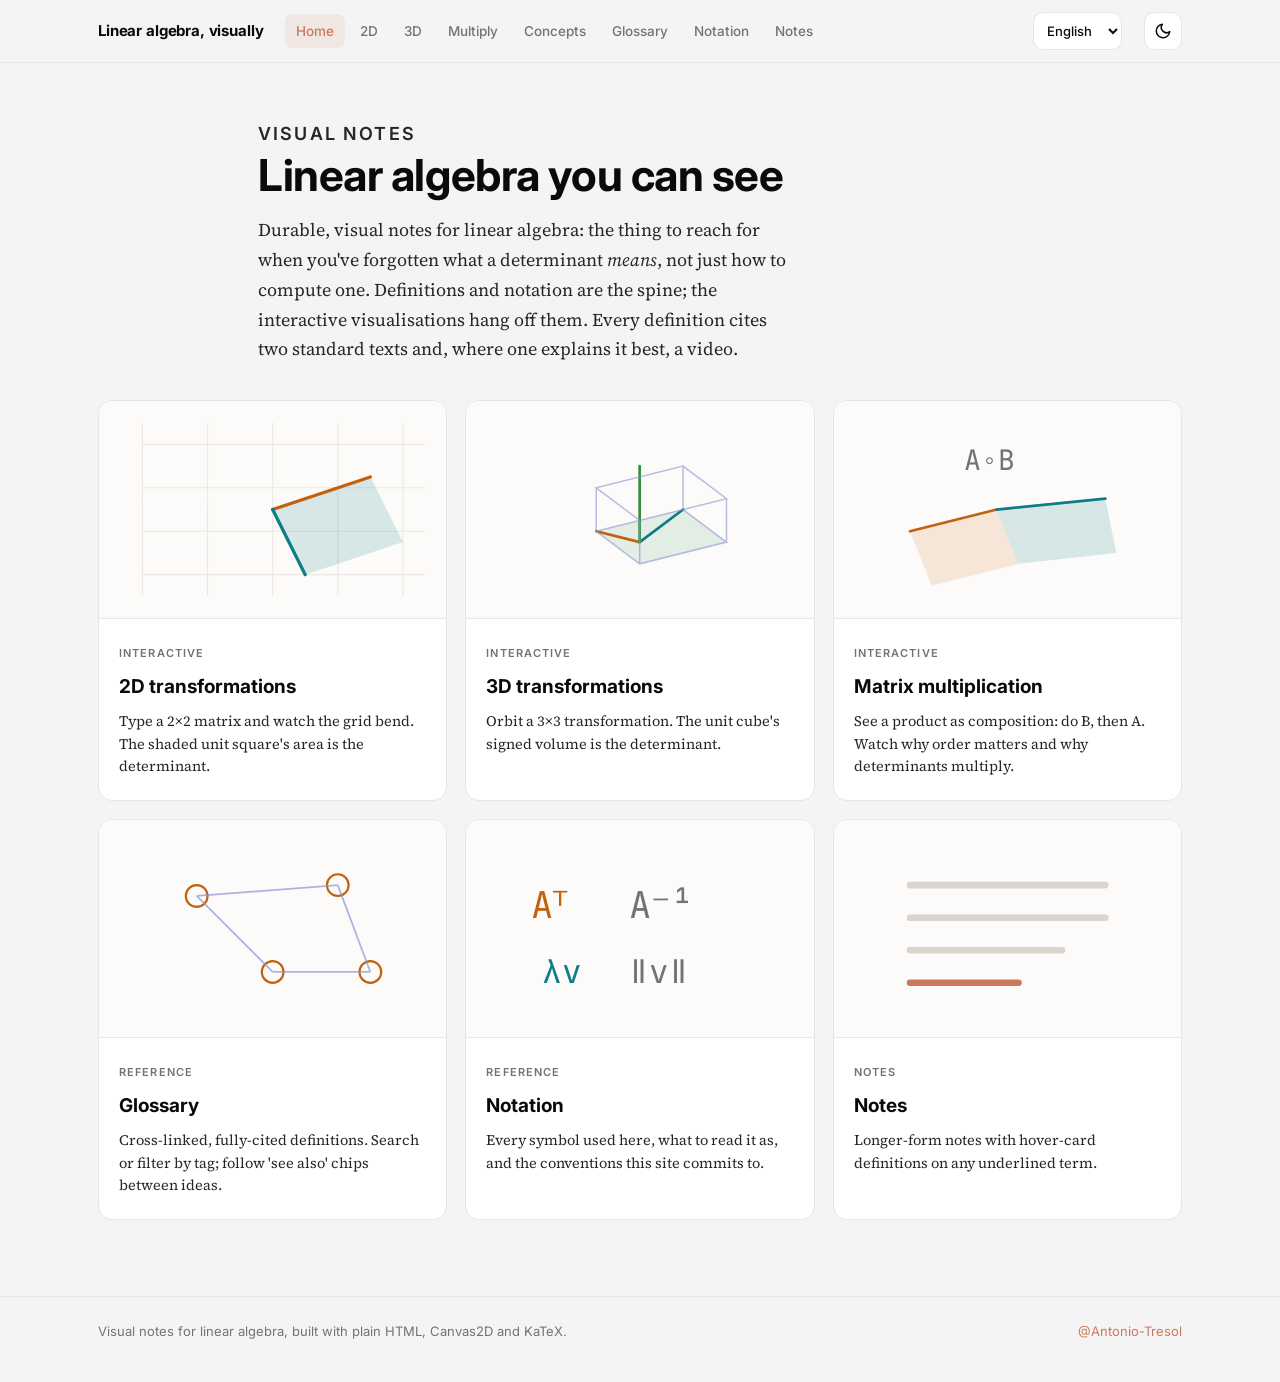
<file: index.html>
<!DOCTYPE html>
<html lang="en">
<head>
<meta charset="UTF-8">
<meta name="viewport" content="width=device-width, initial-scale=1.0">
<title>Linear algebra, visually</title>

<link rel="preconnect" href="https://fonts.googleapis.com">
<link rel="preconnect" href="https://fonts.gstatic.com" crossorigin>
<link href="https://fonts.googleapis.com/css2?family=Inter:wght@400;500;600;700&family=Source+Serif+4:opsz,wght@8..60,400;8..60,600&family=JetBrains+Mono:wght@400;500;600&display=swap" rel="stylesheet">
<link rel="stylesheet" href="assets/shared.css?v=20260629j">

<script src="assets/shared.js?v=20260629j"></script>
</head>
<body data-page="home">

<header data-nav></header>

<div class="hero">
  <p class="eyebrow" data-i18n="home.eyebrow">Visual notes</p>
  <h1 data-i18n="home.title">Linear algebra you can see</h1>
  <p data-i18n-html="home.lede">Durable, visual notes for linear algebra.</p>
</div>

<main class="hub">
  <a class="hub-card" href="2d.html">
    <div class="hub-card__art">
      <svg viewBox="0 0 320 200" xmlns="http://www.w3.org/2000/svg" aria-hidden="true">
        <g stroke="var(--grid-orig)" stroke-width="1">
          <path d="M40 20V180M100 20V180M160 20V180M220 20V180M280 20V180M40 40H300M40 80H300M40 120H300M40 160H300" opacity="0.5"/>
        </g>
        <path d="M160 100 L250 70 L280 130 L190 160 Z" fill="var(--vec-j)" opacity="0.16"/>
        <g stroke-width="3" stroke-linecap="round" fill="none">
          <line x1="160" y1="100" x2="250" y2="70" stroke="var(--vec-i)"/>
          <line x1="160" y1="100" x2="190" y2="160" stroke="var(--vec-j)"/>
        </g>
      </svg>
    </div>
    <div class="hub-card__body">
      <span class="hub-card__kicker" data-i18n="home.2d.kicker">Interactive</span>
      <div class="hub-card__title" data-i18n="home.2d.title">2D transformations</div>
      <p class="hub-card__desc" data-i18n="home.2d.desc"></p>
    </div>
  </a>

  <a class="hub-card" href="3d.html">
    <div class="hub-card__art">
      <svg viewBox="0 0 320 200" xmlns="http://www.w3.org/2000/svg" aria-hidden="true">
        <g fill="var(--vec-k)" opacity="0.12">
          <path d="M120 120 L200 100 L240 130 L160 150 Z"/>
        </g>
        <g stroke-width="2.5" stroke-linecap="round" fill="none">
          <line x1="160" y1="130" x2="120" y2="120" stroke="var(--vec-i)"/>
          <line x1="160" y1="130" x2="200" y2="100" stroke="var(--vec-j)"/>
          <line x1="160" y1="130" x2="160" y2="60" stroke="var(--vec-k)"/>
        </g>
        <g stroke="var(--grid-moved)" stroke-width="1.4" opacity="0.6" fill="none">
          <path d="M120 120 L200 100 L240 130 L160 150 Z M120 120 L120 80 M200 100 L200 60 M240 130 L240 90 M160 150 L160 110 M120 80 L200 60 L240 90 L160 110 Z"/>
        </g>
      </svg>
    </div>
    <div class="hub-card__body">
      <span class="hub-card__kicker" data-i18n="home.3d.kicker">Interactive</span>
      <div class="hub-card__title" data-i18n="home.3d.title">3D transformations</div>
      <p class="hub-card__desc" data-i18n="home.3d.desc"></p>
    </div>
  </a>

  <a class="hub-card" href="matmul.html">
    <div class="hub-card__art">
      <svg viewBox="0 0 320 200" xmlns="http://www.w3.org/2000/svg" aria-hidden="true">
        <path d="M70 120 L150 100 L170 150 L90 170 Z" fill="var(--vec-i)" opacity="0.14"/>
        <path d="M150 100 L250 90 L260 140 L170 150 Z" fill="var(--vec-j)" opacity="0.16"/>
        <g stroke-width="2.5" stroke-linecap="round" fill="none">
          <path d="M70 120 L150 100" stroke="var(--vec-i)"/>
          <path d="M150 100 L250 90" stroke="var(--vec-j)"/>
        </g>
        <text x="120" y="64" font-family="var(--font-mono)" font-size="26" fill="var(--muted)">A&#8728;B</text>
      </svg>
    </div>
    <div class="hub-card__body">
      <span class="hub-card__kicker" data-i18n="home.matmul.kicker">Interactive</span>
      <div class="hub-card__title" data-i18n="home.matmul.title">Matrix multiplication</div>
      <p class="hub-card__desc" data-i18n="home.matmul.desc"></p>
    </div>
  </a>

  <a class="hub-card" href="glossary.html">
    <div class="hub-card__art">
      <svg viewBox="0 0 320 200" xmlns="http://www.w3.org/2000/svg" aria-hidden="true">
        <g fill="none" stroke="var(--vec-i)" stroke-width="2">
          <circle cx="90" cy="70" r="10"/><circle cx="220" cy="60" r="10"/>
          <circle cx="160" cy="140" r="10"/><circle cx="250" cy="140" r="10"/>
        </g>
        <g stroke="var(--grid-moved)" stroke-width="1.6" opacity="0.7">
          <line x1="90" y1="70" x2="220" y2="60"/><line x1="90" y1="70" x2="160" y2="140"/>
          <line x1="220" y1="60" x2="250" y2="140"/><line x1="160" y1="140" x2="250" y2="140"/>
        </g>
      </svg>
    </div>
    <div class="hub-card__body">
      <span class="hub-card__kicker" data-i18n="home.glossary.kicker">Reference</span>
      <div class="hub-card__title" data-i18n="home.glossary.title">Glossary</div>
      <p class="hub-card__desc" data-i18n="home.glossary.desc"></p>
    </div>
  </a>

  <a class="hub-card" href="notation.html">
    <div class="hub-card__art">
      <svg viewBox="0 0 320 200" xmlns="http://www.w3.org/2000/svg" aria-hidden="true">
        <text x="60" y="90" font-family="var(--font-mono)" font-size="34" fill="var(--vec-i)">A&#7488;</text>
        <text x="150" y="90" font-family="var(--font-mono)" font-size="34" fill="var(--muted)">A&#8315;&#185;</text>
        <text x="70" y="150" font-family="var(--font-mono)" font-size="30" fill="var(--vec-j)">&#955;v</text>
        <text x="150" y="150" font-family="var(--font-mono)" font-size="30" fill="var(--muted)">&#8741;v&#8741;</text>
      </svg>
    </div>
    <div class="hub-card__body">
      <span class="hub-card__kicker" data-i18n="home.notation.kicker">Reference</span>
      <div class="hub-card__title" data-i18n="home.notation.title">Notation</div>
      <p class="hub-card__desc" data-i18n="home.notation.desc"></p>
    </div>
  </a>

  <a class="hub-card" href="notes.html">
    <div class="hub-card__art">
      <svg viewBox="0 0 320 200" xmlns="http://www.w3.org/2000/svg" aria-hidden="true">
        <g stroke="var(--grid-orig)" stroke-width="6" stroke-linecap="round">
          <line x1="70" y1="60" x2="250" y2="60"/><line x1="70" y1="90" x2="250" y2="90"/>
          <line x1="70" y1="120" x2="210" y2="120"/>
        </g>
        <line x1="70" y1="150" x2="170" y2="150" stroke="var(--accent)" stroke-width="6" stroke-linecap="round"/>
      </svg>
    </div>
    <div class="hub-card__body">
      <span class="hub-card__kicker" data-i18n="home.notes.kicker">Notes</span>
      <div class="hub-card__title" data-i18n="home.notes.title">Notes</div>
      <p class="hub-card__desc" data-i18n="home.notes.desc"></p>
    </div>
  </a>
</main>

<footer data-footer></footer>

<script src="content/strings.en.js?v=20260629j"></script>
<script src="content/strings.es.js?v=20260629j"></script>
<script>
(function () {
  function localize() {
    document.querySelectorAll("[data-i18n]").forEach(function (el) {
      el.textContent = LA.t(el.getAttribute("data-i18n"));
    });
    document.querySelectorAll("[data-i18n-html]").forEach(function (el) {
      el.innerHTML = LA.t(el.getAttribute("data-i18n-html"));
    });
  }
  localize();
  LA.onLangChange(localize);
})();
</script>
</body>
</html>
</file>
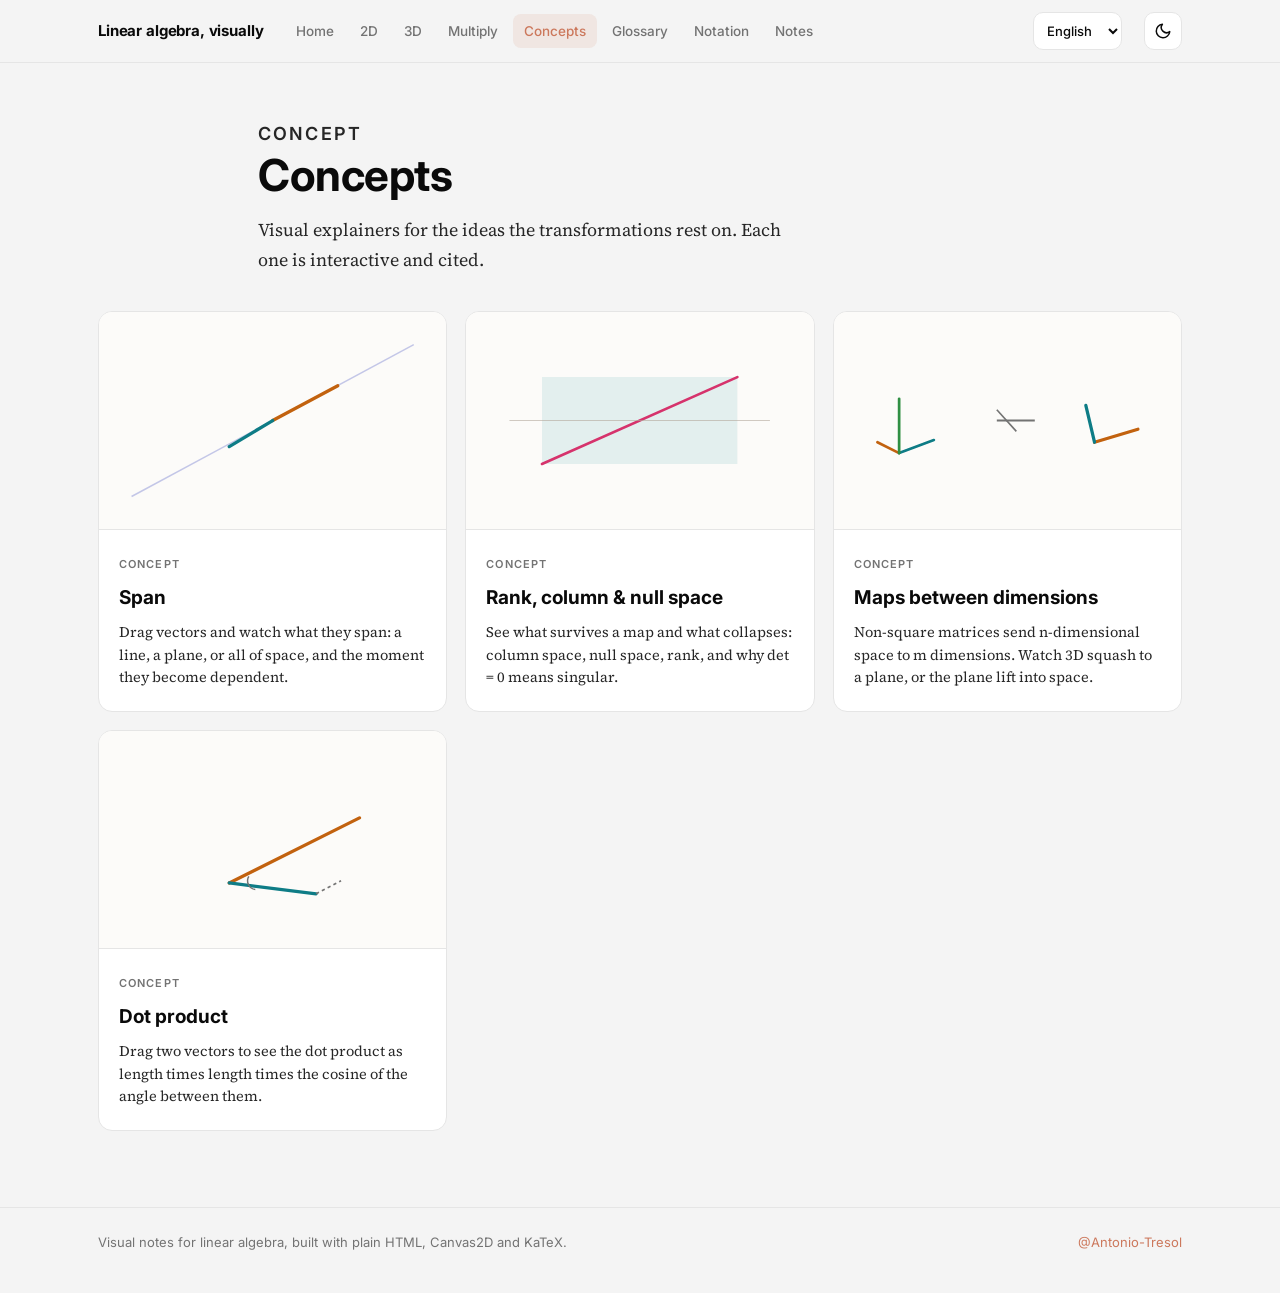
<file: concepts.html>
<!DOCTYPE html>
<html lang="en">
<head>
<meta charset="UTF-8">
<meta name="viewport" content="width=device-width, initial-scale=1.0">
<title>Concepts · Linear algebra, visually</title>

<link rel="preconnect" href="https://fonts.googleapis.com">
<link rel="preconnect" href="https://fonts.gstatic.com" crossorigin>
<link href="https://fonts.googleapis.com/css2?family=Inter:wght@400;500;600;700&family=Source+Serif+4:opsz,wght@8..60,400;8..60,600&family=JetBrains+Mono:wght@400;500;600&display=swap" rel="stylesheet">
<link rel="stylesheet" href="assets/shared.css?v=20260629j">

<script src="assets/shared.js?v=20260629j"></script>
</head>
<body data-page="concepts">

<header data-nav></header>

<div class="hero">
  <p class="eyebrow" data-i18n="concepts.kicker">Concept</p>
  <h1 data-i18n="concepts.title">Concepts</h1>
  <p data-i18n="concepts.intro">Visual explainers for the ideas the transformations rest on.</p>
</div>

<main class="hub">
  <a class="hub-card" href="span.html">
    <div class="hub-card__art">
      <svg viewBox="0 0 320 200" xmlns="http://www.w3.org/2000/svg" aria-hidden="true">
        <path d="M30 170 L290 30" stroke="var(--grid-moved)" stroke-width="1.4" opacity="0.5"/>
        <g stroke-width="3" stroke-linecap="round" fill="none">
          <line x1="160" y1="100" x2="220" y2="68" stroke="var(--vec-i)"/>
          <line x1="160" y1="100" x2="120" y2="124" stroke="var(--vec-j)"/>
        </g>
      </svg>
    </div>
    <div class="hub-card__body">
      <span class="hub-card__kicker" data-i18n="concepts.kicker">Concept</span>
      <div class="hub-card__title" data-i18n="concepts.span.title">Span</div>
      <p class="hub-card__desc" data-i18n="concepts.span.desc"></p>
    </div>
  </a>

  <a class="hub-card" href="subspaces.html">
    <div class="hub-card__art">
      <svg viewBox="0 0 320 200" xmlns="http://www.w3.org/2000/svg" aria-hidden="true">
        <path d="M70 60 L250 60 L250 140 L70 140 Z" fill="var(--vec-j)" opacity="0.1"/>
        <line x1="70" y1="140" x2="250" y2="60" stroke="var(--vec-flip)" stroke-width="2.5" stroke-linecap="round"/>
        <line x1="40" y1="100" x2="280" y2="100" stroke="var(--axis)" stroke-width="1" opacity="0.6"/>
      </svg>
    </div>
    <div class="hub-card__body">
      <span class="hub-card__kicker" data-i18n="concepts.kicker">Concept</span>
      <div class="hub-card__title" data-i18n="concepts.subspaces.title">Rank, column &amp; null space</div>
      <p class="hub-card__desc" data-i18n="concepts.subspaces.desc"></p>
    </div>
  </a>

  <a class="hub-card" href="dimensions.html">
    <div class="hub-card__art">
      <svg viewBox="0 0 320 200" xmlns="http://www.w3.org/2000/svg" aria-hidden="true">
        <g stroke-width="2.5" stroke-linecap="round" fill="none">
          <line x1="60" y1="130" x2="40" y2="120" stroke="var(--vec-i)"/>
          <line x1="60" y1="130" x2="92" y2="118" stroke="var(--vec-j)"/>
          <line x1="60" y1="130" x2="60" y2="80" stroke="var(--vec-k)"/>
        </g>
        <path d="M150 100 L185 100" stroke="var(--muted)" stroke-width="2" marker-end="url(#a)"/>
        <path d="M150 90 L168 110" stroke="var(--muted)" stroke-width="1.5"/>
        <g stroke-width="3" stroke-linecap="round" fill="none">
          <line x1="240" y1="120" x2="280" y2="108" stroke="var(--vec-i)"/>
          <line x1="240" y1="120" x2="232" y2="86" stroke="var(--vec-j)"/>
        </g>
      </svg>
    </div>
    <div class="hub-card__body">
      <span class="hub-card__kicker" data-i18n="concepts.kicker">Concept</span>
      <div class="hub-card__title" data-i18n="concepts.dimensions.title">Maps between dimensions</div>
      <p class="hub-card__desc" data-i18n="concepts.dimensions.desc"></p>
    </div>
  </a>

  <a class="hub-card" href="dotproduct.html">
    <div class="hub-card__art">
      <svg viewBox="0 0 320 200" xmlns="http://www.w3.org/2000/svg" aria-hidden="true">
        <g stroke-width="3" stroke-linecap="round" fill="none">
          <line x1="120" y1="140" x2="240" y2="80" stroke="var(--vec-i)"/>
          <line x1="120" y1="140" x2="200" y2="150" stroke="var(--vec-j)"/>
        </g>
        <line x1="200" y1="150" x2="223" y2="138" stroke="var(--muted)" stroke-width="1.5" stroke-dasharray="3 3"/>
        <path d="M138 134 a8 8 0 0 0 6 12" stroke="var(--muted)" stroke-width="1.4" fill="none"/>
      </svg>
    </div>
    <div class="hub-card__body">
      <span class="hub-card__kicker" data-i18n="concepts.kicker">Concept</span>
      <div class="hub-card__title" data-i18n="concepts.dot.title">Dot product</div>
      <p class="hub-card__desc" data-i18n="concepts.dot.desc"></p>
    </div>
  </a>
</main>

<footer data-footer></footer>

<script src="content/strings.en.js?v=20260629j"></script>
<script src="content/strings.es.js?v=20260629j"></script>
<script>
(function () {
  function localize() {
    document.querySelectorAll("[data-i18n]").forEach(function (el) { el.textContent = LA.t(el.getAttribute("data-i18n")); });
    document.querySelectorAll("[data-i18n-html]").forEach(function (el) { el.innerHTML = LA.t(el.getAttribute("data-i18n-html")); });
  }
  localize();
  LA.onLangChange(localize);
})();
</script>
</body>
</html>
</file>
<file: assets/shared.css>
/* ============================================================================
   Linear Algebra, visually — shared design system
   ----------------------------------------------------------------------------
   ONE source of truth for colour, type, layout and the chrome (cards, buttons,
   matrix inputs, readouts, nav) used by every page. Themeable: every colour is
   a CSS custom property, so the light/dark toggle restyles the whole site —
   including the <canvas> stages, which read these same variables from JS.

   Aesthetic borrowed from antonio-tresol.github.io/gemma3-refusal-axis:
   neutral surfaces, near-black text, a single clay-orange accent, and the
   Inter / Source Serif 4 / JetBrains Mono type trio.
   ========================================================================== */

/* --- Theme tokens --------------------------------------------------------- */
/* Light is the default (:root). Dark overrides under [data-theme="dark"].
   A page's <html> gets data-theme set before paint by the inline boot script
   in shared.js, so there is no flash of the wrong theme. */
:root {
  /* chrome */
  --bg: #f4f4f4;
  --surface: #ffffff;
  --surface-alt: #fafafa;
  --border: #e5e5e5;
  --text: #0a0a0a;
  --body: #262626;
  --muted: #737373;
  --accent: #cc785c;       /* Anthropic clay — links, primary buttons, focus */
  --accent-strong: #b5604380;
  --accent-ink: #ffffff;   /* text on an accent-filled surface */

  /* canvas stage — tuned for contrast on a near-white plot */
  --canvas-bg: #fcfbf9;
  --canvas-line: #ece8e1;
  --grid-orig: #dad5cc;    /* faint reference grid */
  --grid-moved: #8c93d6;   /* transformed grid */
  --axis: #b3a99c;
  --vec-i: #c2620f;        /* î  — deep amber */
  --vec-j: #0e7c86;        /* ĵ  — teal */
  --vec-k: #2f8f43;        /* k̂  — green */
  --vec-flip: #d6336c;     /* orientation flipped / collapsed */

  /* type */
  --font-display: "Inter", -apple-system, BlinkMacSystemFont, "Segoe UI", sans-serif;
  --font-body: "Source Serif 4", Georgia, "Times New Roman", serif;
  --font-mono: "JetBrains Mono", ui-monospace, "SF Mono", "Cascadia Code", Menlo, monospace;

  /* layout */
  --reading: 820px;
  --wide: 1140px;
  --radius: 14px;
  --radius-sm: 9px;
}

[data-theme="dark"] {
  --bg: #0c1322;
  --surface: #121b2e;
  --surface-alt: #0f1830;
  --border: #223052;
  --text: #e8edf7;
  --body: #c3cce0;
  --muted: #8696b5;
  --accent: #cc785c;
  --accent-strong: #e0a48c;
  --accent-ink: #150f0b;

  --canvas-bg: #0e1626;
  --canvas-line: #223052;
  --grid-orig: #2a3a5c;
  --grid-moved: #6d7bd6;
  --axis: #51617f;
  --vec-i: #f0a830;
  --vec-j: #38c7d4;
  --vec-k: #7fd17a;
  --vec-flip: #e8607a;
}

/* --- Reset & base --------------------------------------------------------- */
*,
*::before,
*::after { box-sizing: border-box; }

/* The hidden attribute must always hide, even on elements with a display rule
   (e.g. .matrix-row{display:grid}) that would otherwise win on specificity. */
[hidden] { display: none !important; }

html { scroll-behavior: smooth; }

@media (prefers-reduced-motion: reduce) {
  html { scroll-behavior: auto; }
  * { transition: none !important; }
}

body {
  margin: 0;
  background: var(--bg);
  color: var(--body);
  font-family: var(--font-body);
  font-size: 17px;
  line-height: 1.65;
  -webkit-font-smoothing: antialiased;
  text-rendering: optimizeLegibility;
  transition: background-color 0.25s ease, color 0.25s ease;
}

h1, h2, h3, h4 {
  font-family: var(--font-display);
  color: var(--text);
  line-height: 1.2;
  letter-spacing: -0.01em;
}

a { color: var(--accent); text-decoration: none; }
a:hover { text-decoration: underline; }

:focus-visible {
  outline: 2px solid var(--accent);
  outline-offset: 2px;
  border-radius: 4px;
}

code, kbd, samp { font-family: var(--font-mono); }

/* --- Site nav (injected by shared.js into <header data-nav>) -------------- */
.site-header {
  border-bottom: 1px solid var(--border);
  background: color-mix(in srgb, var(--bg) 86%, transparent);
  backdrop-filter: saturate(140%) blur(8px);
  position: sticky;
  top: 0;
  z-index: 20;
}
.site-header__inner {
  max-width: var(--wide);
  margin: 0 auto;
  padding: 12px 28px;
  display: flex;
  align-items: center;
  gap: 22px;
}
.site-header__brand {
  font-family: var(--font-display);
  font-weight: 700;
  font-size: 15px;
  color: var(--text);
  letter-spacing: -0.01em;
  white-space: nowrap;
}
.site-header__brand:hover { text-decoration: none; color: var(--accent); }
.site-nav {
  display: flex;
  gap: 4px;
  flex: 1;
  flex-wrap: wrap;
}
.site-nav a {
  font-family: var(--font-display);
  font-size: 13.5px;
  font-weight: 500;
  color: var(--muted);
  padding: 6px 11px;
  border-radius: 8px;
  transition: color 0.15s, background 0.15s;
}
.site-nav a:hover { color: var(--text); background: var(--surface-alt); text-decoration: none; }
.site-nav a[aria-current="page"] { color: var(--accent); background: color-mix(in srgb, var(--accent) 12%, transparent); }

.theme-toggle {
  display: inline-flex;
  align-items: center;
  justify-content: center;
  width: 38px;
  height: 38px;
  border-radius: 10px;
  border: 1px solid var(--border);
  background: var(--surface);
  color: var(--text);
  cursor: pointer;
  transition: border-color 0.15s, background 0.15s;
}
.theme-toggle:hover { border-color: var(--accent); }
.theme-toggle svg { width: 18px; height: 18px; }

.lang-select {
  font-family: var(--font-display);
  font-size: 13px;
  font-weight: 500;
  color: var(--text);
  background: var(--surface);
  border: 1px solid var(--border);
  border-radius: 10px;
  padding: 8px 9px;
  height: 38px;
  cursor: pointer;
  transition: border-color 0.15s;
}
.lang-select:hover { border-color: var(--accent); }
.theme-toggle .icon-sun { display: none; }
[data-theme="dark"] .theme-toggle .icon-sun { display: block; }
[data-theme="dark"] .theme-toggle .icon-moon { display: none; }

/* --- Layout containers ---------------------------------------------------- */
.page {
  max-width: var(--wide);
  margin: 0 auto;
  padding: 28px;
}
.reading {
  max-width: var(--reading);
  margin: 0 auto;
  padding: 28px;
}

/* viz layout: stage + side panel, collapses on narrow screens */
.viz {
  display: grid;
  grid-template-columns: 1fr 344px;
  gap: 18px;
  max-width: var(--wide);
  margin: 0 auto;
  padding: 22px 28px 40px;
}
@media (max-width: 880px) {
  .viz { grid-template-columns: 1fr; padding: 18px; }
}

/* --- Cards & stage -------------------------------------------------------- */
.card {
  background: var(--surface);
  border: 1px solid var(--border);
  border-radius: var(--radius);
  padding: 18px;
}
.panel { display: flex; flex-direction: column; gap: 16px; }

.stage {
  background: var(--canvas-bg);
  border: 1px solid var(--border);
  border-radius: var(--radius);
  overflow: hidden;
  position: relative;
  min-height: 440px;
}
.stage canvas { display: block; width: 100%; height: 100%; touch-action: none; }
.stage .stage-hint {
  position: absolute;
  bottom: 10px;
  left: 13px;
  font-family: var(--font-display);
  font-size: 11px;
  color: var(--muted);
  pointer-events: none;
}
.stage--grab canvas { cursor: grab; }
.stage--grab canvas:active { cursor: grabbing; }

/* --- Card typography ------------------------------------------------------ */
.card h1, .card h2 { font-size: 16px; margin: 0 0 4px; }
.card .sub {
  font-size: 13px;
  color: var(--muted);
  margin: 0 0 14px;
  line-height: 1.5;
  font-family: var(--font-display);
}
.label {
  font-family: var(--font-display);
  font-size: 11px;
  text-transform: uppercase;
  letter-spacing: 0.1em;
  color: var(--muted);
  margin: 0 0 12px;
}
.hint {
  font-family: var(--font-display);
  font-size: 11.5px;
  color: var(--muted);
  line-height: 1.55;
  margin: 12px 0 0;
}

/* --- Matrix input --------------------------------------------------------- */
.matrix-row { display: grid; grid-template-columns: auto 1fr; gap: 11px; align-items: center; }
.bracket {
  font-size: 4em;
  color: var(--muted);
  font-family: var(--font-mono);
  line-height: 0.9;
  user-select: none;
}
.cells { display: grid; gap: 8px; }
.cells--2 { grid-template-columns: 1fr 1fr; }
.cells--3 { grid-template-columns: repeat(3, 1fr); }
.cells input {
  width: 100%;
  background: var(--bg);
  border: 1px solid var(--border);
  color: var(--text);
  font-family: var(--font-mono);
  font-size: 17px;
  text-align: center;
  padding: 10px 4px;
  border-radius: 8px;
  -moz-appearance: textfield;
  appearance: textfield;
  transition: border-color 0.15s;
}
.cells--3 input { font-size: 15px; padding: 9px 2px; }
.cells input::-webkit-outer-spin-button,
.cells input::-webkit-inner-spin-button { -webkit-appearance: none; margin: 0; }
.cells input:focus { outline: 2px solid var(--accent); outline-offset: 1px; border-color: transparent; }

/* basis-vector colour key under the matrix */
.col-key {
  display: grid;
  gap: 8px;
  margin-top: 9px;
  font-family: var(--font-display);
  font-size: 11px;
  text-align: center;
  color: var(--muted);
}
.col-key--2 { grid-template-columns: 1fr 1fr; }
.col-key--3 { grid-template-columns: repeat(3, 1fr); }
.col-key span { display: inline-flex; align-items: center; justify-content: center; gap: 5px; }
.swatch { width: 9px; height: 9px; border-radius: 2px; display: inline-block; }

/* --- Buttons -------------------------------------------------------------- */
.buttons { display: flex; gap: 8px; margin-top: 14px; }
.btn {
  flex: 1;
  font-family: var(--font-display);
  font-size: 13px;
  font-weight: 600;
  padding: 10px;
  border-radius: var(--radius-sm);
  border: 1px solid var(--border);
  background: var(--bg);
  color: var(--text);
  cursor: pointer;
  transition: border-color 0.15s, background 0.15s;
}
.btn:hover { border-color: var(--accent); }
.btn--primary { background: var(--accent); color: var(--accent-ink); border-color: var(--accent); }
.btn--primary:hover { filter: brightness(1.05); }

.presets { display: grid; grid-template-columns: 1fr 1fr; gap: 7px; }
.presets .btn { font-size: 12px; padding: 8px; font-weight: 500; }

/* --- Readout -------------------------------------------------------------- */
.readout { display: flex; flex-direction: column; gap: 9px; font-size: 13px; font-family: var(--font-display); }
.readout .line { display: flex; justify-content: space-between; align-items: baseline; gap: 10px; }
.readout .k { color: var(--muted); }
.readout .v { font-family: var(--font-mono); font-size: 13.5px; color: var(--text); }
.orient { font-weight: 600; }
.orient.preserved { color: var(--vec-k); }
.orient.flipped { color: var(--vec-flip); }
.orient.degenerate { color: var(--muted); }

/* --- Hub (index) cards ---------------------------------------------------- */
.hero { max-width: var(--reading); margin: 0 auto; padding: 56px 28px 8px; }
.hero h1 { font-size: clamp(30px, 5vw, 44px); margin: 0 0 14px; }
.hero p { font-size: 18px; color: var(--body); margin: 0; max-width: 60ch; }
.eyebrow {
  font-family: var(--font-display);
  font-size: 12px;
  font-weight: 600;
  letter-spacing: 0.12em;
  text-transform: uppercase;
  color: var(--accent);
  margin: 0 0 14px;
}

.hub {
  display: grid;
  grid-template-columns: repeat(auto-fit, minmax(280px, 1fr));
  gap: 18px;
  max-width: var(--wide);
  margin: 0 auto;
  padding: 28px;
}
.hub-card {
  display: flex;
  flex-direction: column;
  background: var(--surface);
  border: 1px solid var(--border);
  border-radius: var(--radius);
  padding: 0;
  overflow: hidden;
  transition: border-color 0.18s, transform 0.18s;
}
.hub-card:hover { border-color: var(--accent); transform: translateY(-2px); text-decoration: none; }
.hub-card__art { aspect-ratio: 16 / 10; background: var(--canvas-bg); border-bottom: 1px solid var(--border); }
.hub-card__art svg { display: block; width: 100%; height: 100%; }
.hub-card__body { padding: 18px 20px 22px; }
.hub-card__kicker { font-family: var(--font-display); font-size: 11px; font-weight: 600; letter-spacing: 0.1em; text-transform: uppercase; color: var(--muted); }
.hub-card__title { font-family: var(--font-display); font-size: 19px; font-weight: 700; color: var(--text); margin: 6px 0 8px; }
.hub-card__desc { font-size: 14.5px; color: var(--body); margin: 0; line-height: 1.55; }

/* --- Prose (cheatsheet rendered markdown) --------------------------------- */
.prose { color: var(--body); }
.prose h1 { font-size: 30px; margin: 0 0 8px; }
.prose h2 { font-size: 22px; margin: 38px 0 10px; padding-top: 14px; border-top: 1px solid var(--border); }
.prose h3 { font-size: 17px; margin: 26px 0 8px; font-family: var(--font-display); }
.prose p { margin: 0 0 14px; }
.prose strong { color: var(--text); }
.prose em { color: var(--body); }
.prose ul, .prose ol { padding-left: 22px; margin: 0 0 14px; }
.prose li { margin: 4px 0; }
.prose hr { border: none; border-top: 1px solid var(--border); margin: 30px 0; }
.prose code {
  background: var(--surface-alt);
  border: 1px solid var(--border);
  border-radius: 5px;
  padding: 1px 5px;
  font-size: 0.88em;
  color: var(--text);
}
.prose table {
  border-collapse: collapse;
  width: 100%;
  margin: 0 0 18px;
  font-family: var(--font-display);
  font-size: 14.5px;
}
.prose th, .prose td { border: 1px solid var(--border); padding: 8px 12px; text-align: left; }
.prose th { background: var(--surface-alt); color: var(--text); font-weight: 600; }
.prose .katex-display { margin: 18px 0; overflow-x: auto; overflow-y: hidden; padding: 4px 0; }

/* --- Glossary ------------------------------------------------------------- */
.gloss-controls {
  display: flex;
  gap: 12px;
  align-items: center;
  flex-wrap: wrap;
  margin: 0 0 22px;
}
.gloss-search {
  flex: 1;
  min-width: 220px;
  font-family: var(--font-display);
  font-size: 15px;
  color: var(--text);
  background: var(--surface);
  border: 1px solid var(--border);
  border-radius: var(--radius-sm);
  padding: 11px 14px;
}
.gloss-search:focus { outline: 2px solid var(--accent); outline-offset: 1px; border-color: transparent; }
.tag-filters { display: flex; gap: 7px; flex-wrap: wrap; }
.tag-chip {
  font-family: var(--font-display);
  font-size: 12px;
  font-weight: 500;
  color: var(--muted);
  background: var(--surface);
  border: 1px solid var(--border);
  border-radius: 999px;
  padding: 6px 12px;
  cursor: pointer;
  transition: color 0.15s, border-color 0.15s, background 0.15s;
}
.tag-chip:hover { border-color: var(--accent); color: var(--text); }
.tag-chip[aria-pressed="true"] {
  color: var(--accent-ink);
  background: var(--accent);
  border-color: var(--accent);
}

.gloss-grid { display: grid; gap: 16px; }
.gloss-count { font-family: var(--font-display); font-size: 13px; color: var(--muted); margin: 0 0 16px; }

.term {
  background: var(--surface);
  border: 1px solid var(--border);
  border-radius: var(--radius);
  padding: 20px 22px;
  scroll-margin-top: 80px;
}
.term:target { border-color: var(--accent); box-shadow: 0 0 0 1px var(--accent); }
.term__head { display: flex; align-items: baseline; gap: 12px; flex-wrap: wrap; margin: 0 0 8px; }
.term__name { font-family: var(--font-display); font-size: 20px; font-weight: 700; color: var(--text); margin: 0; }
.term__symbol { font-size: 16px; color: var(--muted); }
.term__anchor { margin-left: auto; font-family: var(--font-mono); font-size: 13px; color: var(--muted); opacity: 0; transition: opacity 0.15s; }
.term:hover .term__anchor { opacity: 1; }
.term__short { color: var(--body); margin: 0 0 12px; }
.term__formal {
  background: var(--surface-alt);
  border-left: 3px solid var(--accent);
  border-radius: 0 var(--radius-sm) var(--radius-sm) 0;
  padding: 12px 16px;
  margin: 0 0 14px;
  font-size: 15.5px;
}
.term__formal .katex-display { margin: 8px 0; }

.term__tags { display: flex; gap: 6px; flex-wrap: wrap; margin: 0 0 12px; }
.term__tag { font-family: var(--font-display); font-size: 11px; color: var(--muted); background: var(--surface-alt); border: 1px solid var(--border); border-radius: 999px; padding: 3px 9px; }

.seealso { font-family: var(--font-display); font-size: 13px; margin: 0 0 14px; }
.seealso__label { color: var(--muted); margin-right: 6px; }
.seealso a {
  display: inline-block;
  background: color-mix(in srgb, var(--accent) 10%, transparent);
  border: 1px solid color-mix(in srgb, var(--accent) 30%, transparent);
  border-radius: 999px;
  padding: 3px 11px;
  margin: 0 5px 5px 0;
  font-weight: 500;
}
.seealso a:hover { background: color-mix(in srgb, var(--accent) 18%, transparent); text-decoration: none; }

/* --- Tabs (transform-page modes) ------------------------------------------ */
.tabs {
  display: flex;
  gap: 2px;
  border-bottom: 1px solid var(--border);
  margin: 0 0 16px;
}
.tab {
  font-family: var(--font-display);
  font-size: 14px;
  font-weight: 600;
  color: var(--muted);
  background: none;
  border: none;
  padding: 9px 14px;
  cursor: pointer;
  border-bottom: 2px solid transparent;
  margin-bottom: -1px;
  transition: color 0.15s, border-color 0.15s;
}
.tab:hover { color: var(--text); }
.tab[aria-selected="true"] { color: var(--accent); border-bottom-color: var(--accent); }
.tab:focus-visible { outline: 2px solid var(--accent); outline-offset: -2px; border-radius: 4px; }
.tabpanel[hidden] { display: none; }

/* shape palette (draggable shapes) */
.shape-palette { display: flex; gap: 6px; flex-wrap: wrap; margin-top: 9px; }
.shape-btn {
  display: inline-flex; align-items: center; justify-content: center;
  width: 38px; height: 38px;
  border: 1px solid var(--border); border-radius: var(--radius-sm);
  background: var(--bg); color: var(--text); cursor: pointer;
  transition: border-color 0.15s;
}
.shape-btn:hover { border-color: var(--accent); }
.shape-btn[aria-pressed="true"] { border-color: var(--accent); background: color-mix(in srgb, var(--accent) 12%, transparent); }
.shape-btn svg { width: 20px; height: 20px; }

/* --- Theorem snapshots (inside glossary cards) ---------------------------- */
.theorems { margin: 14px 0 0; }
.theorems__label {
  font-family: var(--font-display);
  font-size: 10.5px;
  font-weight: 600;
  letter-spacing: 0.1em;
  text-transform: uppercase;
  color: var(--muted);
  margin: 0 0 8px;
}
.theorem {
  background: color-mix(in srgb, var(--vec-j) 7%, var(--surface-alt));
  border: 1px solid var(--border);
  border-left: 3px solid var(--vec-j);
  border-radius: 0 var(--radius-sm) var(--radius-sm) 0;
  padding: 11px 14px;
  margin: 0 0 9px;
}
.theorem__name { font-family: var(--font-display); font-weight: 700; font-size: 13.5px; color: var(--text); margin: 0 0 5px; }
.theorem__statement { font-size: 15px; overflow-x: auto; }
.theorem__statement .katex-display { margin: 6px 0; }
.theorem__cite { font-family: var(--font-display); font-size: 12px; color: var(--muted); margin: 6px 0 0; }
.theorem__cite .cite__where { color: var(--text); font-weight: 600; }

/* --- Key ideas to remember (viz pages) ------------------------------------ */
.keyideas { }
.keyideas__list { display: flex; flex-direction: column; gap: 12px; }
.keyidea { display: flex; gap: 11px; }
.keyidea__num {
  flex-shrink: 0;
  width: 22px; height: 22px;
  display: inline-flex; align-items: center; justify-content: center;
  font-family: var(--font-display); font-size: 12px; font-weight: 700;
  color: var(--accent-ink); background: var(--accent);
  border-radius: 50%;
}
.keyidea__title { font-family: var(--font-display); font-weight: 700; font-size: 13.5px; color: var(--text); margin: 0 0 2px; }
.keyidea__body { font-size: 13.5px; color: var(--body); margin: 0; line-height: 1.5; }
.keyidea__cite { font-family: var(--font-display); font-size: 11.5px; color: var(--muted); margin: 5px 0 0; }
.keyidea__cite a { color: var(--vec-j); }

/* --- Citations ------------------------------------------------------------ */
.cites { margin: 12px 0 0; padding: 12px 0 0; border-top: 1px solid var(--border); }
.cites__label {
  font-family: var(--font-display);
  font-size: 10.5px;
  font-weight: 600;
  letter-spacing: 0.1em;
  text-transform: uppercase;
  color: var(--muted);
  margin: 0 0 8px;
}
.cite { display: flex; gap: 9px; align-items: baseline; font-family: var(--font-display); font-size: 13px; margin: 0 0 6px; line-height: 1.5; }
.cite__badge {
  flex-shrink: 0;
  font-size: 10px;
  font-weight: 700;
  letter-spacing: 0.04em;
  text-transform: uppercase;
  color: var(--accent-ink);
  border-radius: 5px;
  padding: 2px 7px;
}
.cite__badge--book { background: var(--accent); }
.cite__badge--video { background: var(--vec-j); }
.cite__body { color: var(--body); }
.cite__where { color: var(--text); font-weight: 600; }
.cite__page { color: var(--muted); }
.cite__link { font-weight: 500; }
.cite__access { font-size: 11px; color: var(--muted); font-style: italic; }

/* --- Notation table ------------------------------------------------------- */
.notation-table { width: 100%; border-collapse: collapse; font-size: 15px; }
.notation-table th {
  text-align: left;
  font-family: var(--font-display);
  font-size: 11px;
  text-transform: uppercase;
  letter-spacing: 0.08em;
  color: var(--muted);
  padding: 10px 14px;
  border-bottom: 2px solid var(--border);
}
.notation-table td { padding: 12px 14px; border-bottom: 1px solid var(--border); vertical-align: top; }
.notation-table tr:hover td { background: var(--surface-alt); }
.notation-table .sym { font-size: 17px; white-space: nowrap; color: var(--text); }
.notation-table .read { font-family: var(--font-display); font-size: 13px; color: var(--muted); }
.notation-group td { background: var(--surface-alt); font-family: var(--font-display); font-weight: 600; font-size: 12px; text-transform: uppercase; letter-spacing: 0.08em; color: var(--text); }

/* --- Wiki-link hover cards (notes) ---------------------------------------- */
.wikilink { border-bottom: 1px dotted var(--accent); cursor: help; }
.wiki-card {
  position: absolute;
  z-index: 50;
  max-width: 320px;
  background: var(--surface);
  border: 1px solid var(--border);
  border-radius: var(--radius-sm);
  box-shadow: 0 8px 28px rgba(0, 0, 0, 0.18);
  padding: 13px 15px;
  font-family: var(--font-display);
  pointer-events: none;
}
.wiki-card__term { font-weight: 700; color: var(--text); font-size: 14px; margin: 0 0 4px; }
.wiki-card__short { font-size: 13px; color: var(--body); margin: 0; line-height: 1.5; }
.wiki-card__more { font-size: 11px; color: var(--muted); margin: 7px 0 0; }

/* --- Footer --------------------------------------------------------------- */
.site-footer {
  border-top: 1px solid var(--border);
  margin-top: 48px;
}
.site-footer__inner {
  max-width: var(--wide);
  margin: 0 auto;
  padding: 24px 28px 40px;
  font-family: var(--font-display);
  font-size: 13px;
  color: var(--muted);
  display: flex;
  justify-content: space-between;
  gap: 16px;
  flex-wrap: wrap;
}
</file>
